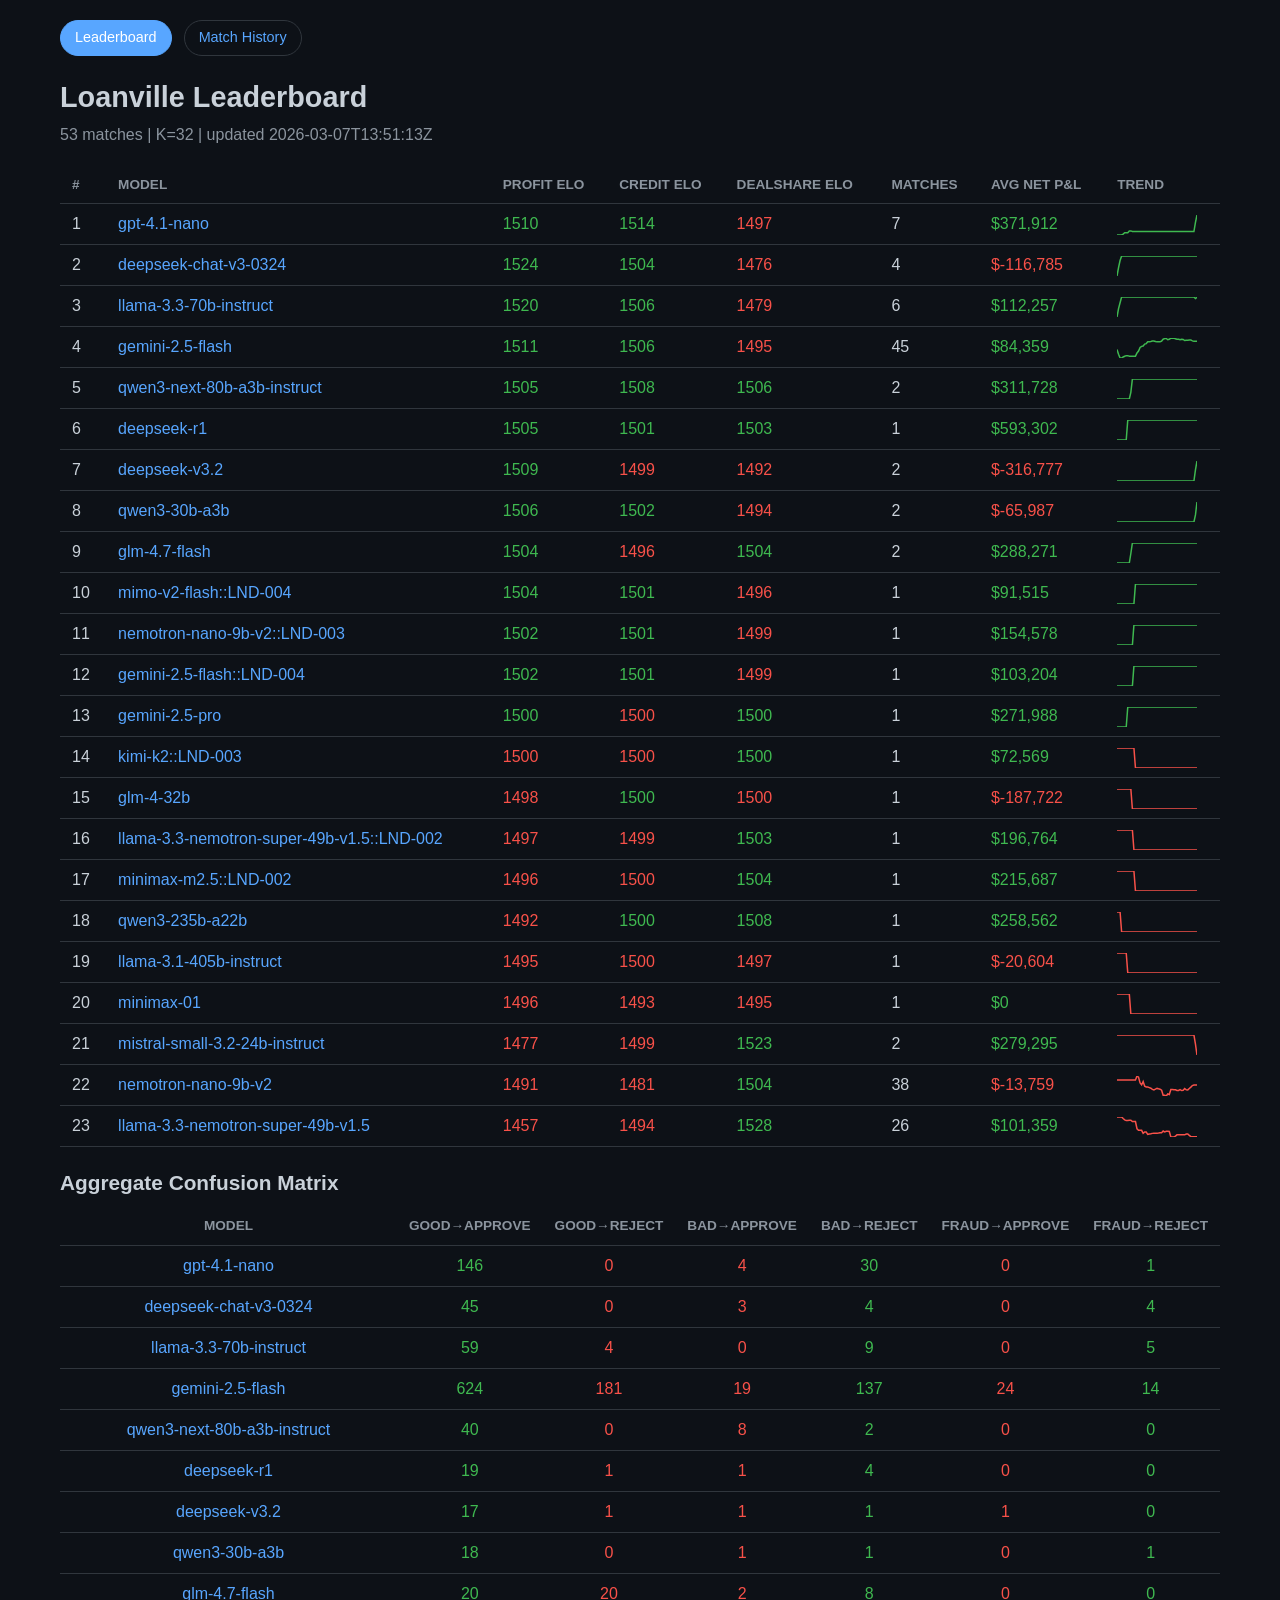
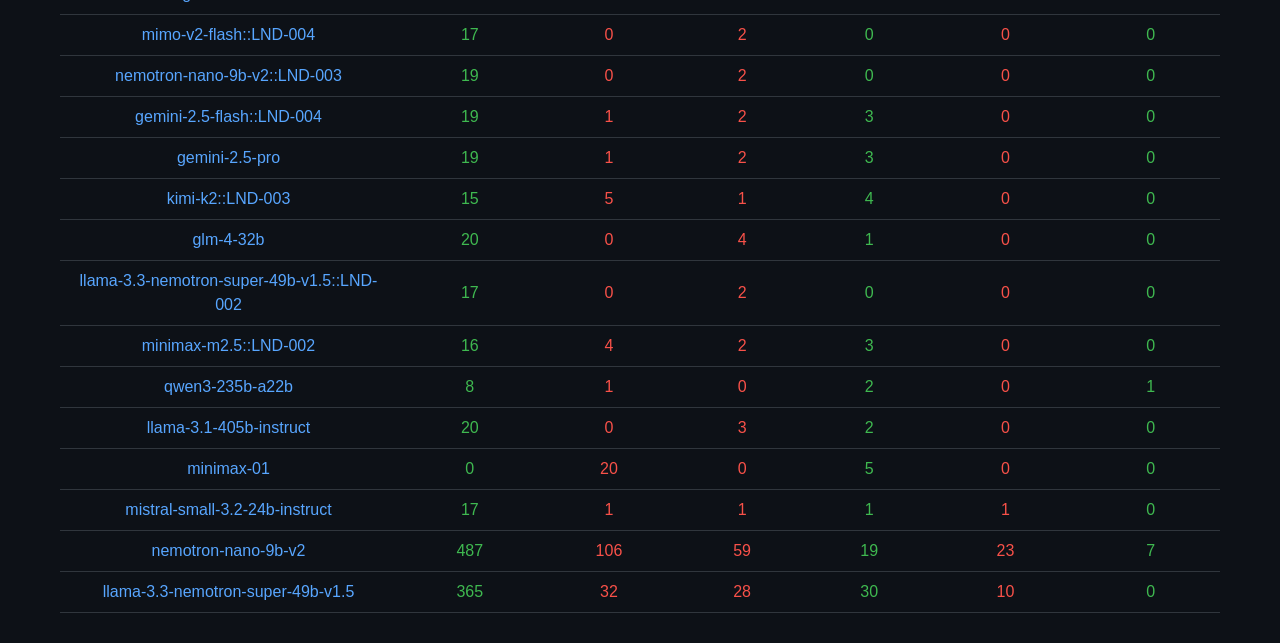
<file: leaderboard/index.html>
<!DOCTYPE html>
<html lang="en">
<head>
<meta charset="UTF-8">
<meta name="viewport" content="width=device-width, initial-scale=1.0">
<title>Loanville Leaderboard</title>
<style>
  :root {
    --bg: #0d1117;
    --surface: #161b22;
    --border: #30363d;
    --text: #c9d1d9;
    --text-muted: #8b949e;
    --accent: #58a6ff;
    --green: #3fb950;
    --red: #f85149;
    --gold: #d29922;
    --purple: #bc8cff;
  }
  * { box-sizing: border-box; margin: 0; padding: 0; }
  body {
    font-family: -apple-system, BlinkMacSystemFont, 'Segoe UI', Helvetica, Arial, sans-serif;
    background: var(--bg); color: var(--text);
    line-height: 1.5; padding: 20px;
    max-width: 1200px; margin: 0 auto;
  }
  a { color: var(--accent); text-decoration: none; cursor: pointer; }
  a:hover { text-decoration: underline; }
  h1 { font-size: 1.8em; margin-bottom: 4px; }
  h2 { font-size: 1.3em; margin: 20px 0 10px; color: var(--text); }
  .subtitle { color: var(--text-muted); margin-bottom: 20px; }
  table { width: 100%; border-collapse: collapse; margin: 10px 0; }
  th, td { padding: 8px 12px; text-align: left; border-bottom: 1px solid var(--border); }
  th { color: var(--text-muted); font-weight: 600; font-size: 0.85em; text-transform: uppercase; }
  tr:hover { background: rgba(88,166,255,0.04); }
  .card { background: var(--surface); border: 1px solid var(--border); border-radius: 6px; padding: 16px; margin: 12px 0; }
  .nav { display: flex; gap: 12px; margin-bottom: 20px; flex-wrap: wrap; }
  .nav a { padding: 6px 14px; border-radius: 20px; border: 1px solid var(--border); font-size: 0.9em; }
  .nav a.active { background: var(--accent); color: #fff; border-color: var(--accent); }
  .num-pos { color: var(--green); }
  .num-neg { color: var(--red); }
  .num-gold { color: var(--gold); }
  .badge { display: inline-block; padding: 2px 8px; border-radius: 10px; font-size: 0.8em; font-weight: 600; }
  .badge-good { background: rgba(63,185,80,0.15); color: var(--green); }
  .badge-bad { background: rgba(248,81,73,0.15); color: var(--red); }
  .badge-fraud { background: rgba(210,153,34,0.15); color: var(--gold); }
  .badge-won { background: rgba(63,185,80,0.15); color: var(--green); }
  .badge-lost { background: rgba(139,148,158,0.15); color: var(--text-muted); }
  .badge-declined { background: rgba(248,81,73,0.1); color: var(--text-muted); }
  .elo-chart { height: 200px; position: relative; overflow: hidden; }
  .grid-3 { display: grid; grid-template-columns: repeat(auto-fit, minmax(300px, 1fr)); gap: 12px; }
  .back { margin-bottom: 16px; font-size: 0.9em; }
  .correct { background: rgba(63,185,80,0.1); }
  .incorrect { background: rgba(248,81,73,0.1); }
  .winner-cell { color: var(--gold); font-weight: 600; }
  .filter-bar { display: flex; gap: 8px; margin-bottom: 12px; flex-wrap: wrap; align-items: center; }
  .filter-bar select, .filter-bar input { background: var(--surface); color: var(--text); border: 1px solid var(--border); border-radius: 4px; padding: 4px 8px; font-size: 0.9em; }
  .sparkline { display: inline-block; vertical-align: middle; }
  .hidden { display: none; }
  .cm-table td { text-align: center; min-width: 60px; }
  .cm-table th { text-align: center; }
  #loading { text-align: center; padding: 60px; color: var(--text-muted); }
</style>
</head>
<body>

<div id="app">
  <div id="loading">Loading leaderboard data...</div>
</div>

<script>
// ---------------------------------------------------------------------------
// State
// ---------------------------------------------------------------------------
let leaderboard = null;
let matchCache = {};
let currentView = 'leaderboard';
let currentModel = null;
let currentMatch = null;

const app = document.getElementById('app');

// ---------------------------------------------------------------------------
// Data loading
// ---------------------------------------------------------------------------
async function loadLeaderboard() {
  try {
    const resp = await fetch('leaderboard.json');
    if (!resp.ok) throw new Error(`HTTP ${resp.status}`);
    leaderboard = await resp.json();
    renderView();
  } catch (e) {
    app.innerHTML = `<div class="card">
      <h2>No leaderboard data found</h2>
      <p>Run a simulation with <code>--leaderboard</code> to generate data:</p>
      <pre style="margin-top:8px;color:var(--text-muted)">./run_sim.sh --leaderboard --mix realistic</pre>
    </div>`;
  }
}

async function loadMatch(matchId) {
  if (matchCache[matchId]) return matchCache[matchId];
  try {
    const resp = await fetch(`matches/${matchId}.json`);
    if (!resp.ok) throw new Error(`HTTP ${resp.status}`);
    const data = await resp.json();
    matchCache[matchId] = data;
    return data;
  } catch (e) {
    return null;
  }
}

// ---------------------------------------------------------------------------
// Navigation
// ---------------------------------------------------------------------------
function navigate(view, param) {
  currentView = view;
  if (view === 'model') currentModel = param;
  if (view === 'match') currentMatch = param;
  renderView();
}

function renderView() {
  switch (currentView) {
    case 'leaderboard': renderLeaderboard(); break;
    case 'model': renderModelDetail(); break;
    case 'match': renderMatchDetail(); break;
    case 'history': renderMatchHistory(); break;
  }
}

// ---------------------------------------------------------------------------
// Helpers
// ---------------------------------------------------------------------------
function elo(v) { return Math.round(v); }
function pct(v) { return v != null ? v.toFixed(1) + '%' : '—'; }
function dollar(v) { return v != null ? '$' + Math.round(v).toLocaleString() : '—'; }
function eloClass(v) { return v >= 1500 ? 'num-pos' : v < 1500 ? 'num-neg' : ''; }

function sparklineSVG(history, key, w = 80, h = 20) {
  if (!history || history.length < 2) return '';
  const vals = history.map(h => h[key]);
  const min = Math.min(...vals);
  const max = Math.max(...vals);
  const range = max - min || 1;
  const points = vals.map((v, i) =>
    `${(i / (vals.length - 1)) * w},${h - ((v - min) / range) * h}`
  ).join(' ');
  const last = vals[vals.length - 1];
  const color = last >= 1500 ? 'var(--green)' : 'var(--red)';
  return `<svg class="sparkline" width="${w}" height="${h}" viewBox="0 0 ${w} ${h}">
    <polyline fill="none" stroke="${color}" stroke-width="1.5" points="${points}"/>
  </svg>`;
}

function navHTML(active) {
  return `<div class="nav">
    <a class="${active === 'leaderboard' ? 'active' : ''}" onclick="navigate('leaderboard')">Leaderboard</a>
    <a class="${active === 'history' ? 'active' : ''}" onclick="navigate('history')">Match History</a>
  </div>`;
}

// ---------------------------------------------------------------------------
// Leaderboard View
// ---------------------------------------------------------------------------
function renderLeaderboard() {
  const s = leaderboard.standings;
  const hist = leaderboard.elo_history || {};

  let html = navHTML('leaderboard');
  html += `<h1>Loanville Leaderboard</h1>`;
  html += `<div class="subtitle">${leaderboard.n_matches} matches | K=${leaderboard.config.k} | updated ${leaderboard.computed_at}</div>`;

  html += `<table>
    <thead><tr>
      <th>#</th><th>Model</th><th>Profit Elo</th><th>Credit Elo</th><th>DealShare Elo</th>
      <th>Matches</th><th>Avg Net P&L</th><th>Trend</th>
    </tr></thead><tbody>`;

  s.forEach((m, i) => {
    const h = hist[m.model_id] || [];
    const avgPnl = m.avg_net_pnl != null ? m.avg_net_pnl : 0;
    html += `<tr>
      <td>${i + 1}</td>
      <td><a onclick="navigate('model','${m.model_id}')">${m.display_name}</a></td>
      <td class="${eloClass(m.profit_elo)}">${elo(m.profit_elo)}</td>
      <td class="${eloClass(m.credit_elo)}">${elo(m.credit_elo)}</td>
      <td class="${eloClass(m.dealshare_elo)}">${elo(m.dealshare_elo)}</td>
      <td>${m.matches_played}</td>
      <td class="${avgPnl >= 0 ? 'num-pos' : 'num-neg'}">${dollar(avgPnl)}</td>
      <td>${sparklineSVG(h, 'profit_elo')}</td>
    </tr>`;
  });

  html += '</tbody></table>';

  // Confusion matrix summary
  html += '<h2>Aggregate Confusion Matrix</h2>';
  html += `<table class="cm-table"><thead><tr>
    <th>Model</th><th>Good&rarr;Approve</th><th>Good&rarr;Reject</th>
    <th>Bad&rarr;Approve</th><th>Bad&rarr;Reject</th>
    <th>Fraud&rarr;Approve</th><th>Fraud&rarr;Reject</th>
  </tr></thead><tbody>`;

  s.forEach(m => {
    const cm = m.confusion_agg || {};
    const ga = (cm.good || {}).approved || 0;
    const gr = (cm.good || {}).rejected || 0;
    const ba = (cm.bad || {}).approved || 0;
    const br = (cm.bad || {}).rejected || 0;
    const fa = (cm.fraud || {}).approved || 0;
    const fr = (cm.fraud || {}).rejected || 0;
    html += `<tr>
      <td><a onclick="navigate('model','${m.model_id}')">${m.display_name}</a></td>
      <td class="num-pos">${ga}</td><td class="num-neg">${gr}</td>
      <td class="num-neg">${ba}</td><td class="num-pos">${br}</td>
      <td class="num-neg">${fa}</td><td class="num-pos">${fr}</td>
    </tr>`;
  });
  html += '</tbody></table>';

  app.innerHTML = html;
}

// ---------------------------------------------------------------------------
// Model Detail View
// ---------------------------------------------------------------------------
function renderModelDetail() {
  const mid = currentModel;
  const s = leaderboard.standings.find(s => s.model_id === mid);
  if (!s) { app.innerHTML = '<p>Model not found</p>'; return; }

  const hist = (leaderboard.elo_history || {})[mid] || [];

  let html = navHTML('');
  html += `<div class="back"><a onclick="navigate('leaderboard')">&larr; Back to leaderboard</a></div>`;
  html += `<h1>${s.display_name}</h1>`;
  html += `<div class="subtitle">${s.model_id} | ${s.matches_played} matches</div>`;

  // Elo summary cards
  html += `<div class="grid-3">
    <div class="card">
      <div style="color:var(--text-muted);font-size:0.85em">Profit Elo</div>
      <div style="font-size:2em;font-weight:700" class="${eloClass(s.profit_elo)}">${elo(s.profit_elo)}</div>
      ${sparklineSVG(hist, 'profit_elo', 120, 30)}
    </div>
    <div class="card">
      <div style="color:var(--text-muted);font-size:0.85em">Credit Elo</div>
      <div style="font-size:2em;font-weight:700" class="${eloClass(s.credit_elo)}">${elo(s.credit_elo)}</div>
      ${sparklineSVG(hist, 'credit_elo', 120, 30)}
    </div>
    <div class="card">
      <div style="color:var(--text-muted);font-size:0.85em">DealShare Elo</div>
      <div style="font-size:2em;font-weight:700" class="${eloClass(s.dealshare_elo)}">${elo(s.dealshare_elo)}</div>
      ${sparklineSVG(hist, 'dealshare_elo', 120, 30)}
    </div>
  </div>`;

  // Elo history chart (simple SVG)
  if (hist.length > 1) {
    html += '<h2>Elo History</h2>';
    html += '<div class="card">' + renderEloChart(hist) + '</div>';
  }

  // Confusion matrix
  html += '<h2>Confusion Matrix</h2>';
  const cm = s.confusion_agg || {};
  html += `<div class="card"><table class="cm-table">
    <thead><tr><th></th><th>Approved</th><th>Rejected</th><th>Total</th><th>Accuracy</th></tr></thead>
    <tbody>`;
  for (const cat of ['good', 'bad', 'fraud']) {
    const a = (cm[cat] || {}).approved || 0;
    const r = (cm[cat] || {}).rejected || 0;
    const total = a + r;
    const correct = cat === 'good' ? a : r;
    const acc = total > 0 ? (correct / total * 100).toFixed(0) + '%' : '—';
    html += `<tr>
      <td><span class="badge badge-${cat}">${cat}</span></td>
      <td class="${cat === 'good' ? 'num-pos' : 'num-neg'}">${a}</td>
      <td class="${cat !== 'good' ? 'num-pos' : 'num-neg'}">${r}</td>
      <td>${total}</td>
      <td>${acc}</td>
    </tr>`;
  }
  html += '</tbody></table></div>';

  // Rate analysis
  const ra = s.rate_analysis || {};
  if (ra.avg_rate_good != null || ra.avg_rate_bad != null) {
    html += '<h2>Rate Analysis</h2>';
    html += `<div class="card">
      <table>
        <tr><td>Avg rate on good borrowers</td><td>${ra.avg_rate_good != null ? ra.avg_rate_good.toFixed(1) + '%' : '—'} (${ra.n_good_offers} offers)</td></tr>
        <tr><td>Avg rate on bad borrowers</td><td>${ra.avg_rate_bad != null ? ra.avg_rate_bad.toFixed(1) + '%' : '—'} (${ra.n_bad_offers} offers)</td></tr>
        ${ra.avg_rate_good != null && ra.avg_rate_bad != null ?
          `<tr><td>Spread (bad - good)</td><td>${(ra.avg_rate_bad - ra.avg_rate_good).toFixed(1)}pp</td></tr>` : ''}
      </table>
    </div>`;
  }

  // Match list for this model
  html += '<h2>Matches</h2>';
  const matchIds = leaderboard.match_ids || [];
  html += '<table><thead><tr><th>#</th><th>Match</th><th>Profit Elo</th><th>Delta</th></tr></thead><tbody>';
  let prev = leaderboard.config.initial_elo;
  hist.forEach((h, i) => {
    const delta = h.profit_elo - prev;
    html += `<tr>
      <td>${i + 1}</td>
      <td><a onclick="loadAndShowMatch('${h.match_id}')">${h.match_id}</a></td>
      <td class="${eloClass(h.profit_elo)}">${elo(h.profit_elo)}</td>
      <td class="${delta >= 0 ? 'num-pos' : 'num-neg'}">${delta >= 0 ? '+' : ''}${delta.toFixed(1)}</td>
    </tr>`;
    prev = h.profit_elo;
  });
  html += '</tbody></table>';

  app.innerHTML = html;
}

function renderEloChart(hist) {
  const W = 600, H = 180, PAD = 30;
  const keys = ['profit_elo', 'credit_elo', 'dealshare_elo'];
  const colors = ['var(--accent)', 'var(--green)', 'var(--purple)'];
  const labels = ['Profit', 'Credit', 'DealShare'];

  const allVals = keys.flatMap(k => hist.map(h => h[k]));
  const min = Math.min(...allVals) - 10;
  const max = Math.max(...allVals) + 10;
  const range = max - min || 1;

  const x = i => PAD + (i / (hist.length - 1)) * (W - PAD * 2);
  const y = v => PAD + (1 - (v - min) / range) * (H - PAD * 2);

  let svg = `<svg width="100%" viewBox="0 0 ${W} ${H}" style="max-width:${W}px">`;

  // Grid lines
  for (let v = Math.ceil(min / 50) * 50; v <= max; v += 50) {
    svg += `<line x1="${PAD}" y1="${y(v)}" x2="${W - PAD}" y2="${y(v)}" stroke="var(--border)" stroke-dasharray="4"/>`;
    svg += `<text x="${PAD - 4}" y="${y(v) + 4}" fill="var(--text-muted)" font-size="10" text-anchor="end">${v}</text>`;
  }

  // Lines
  keys.forEach((k, ki) => {
    const points = hist.map((h, i) => `${x(i)},${y(h[k])}`).join(' ');
    svg += `<polyline fill="none" stroke="${colors[ki]}" stroke-width="2" points="${points}"/>`;
  });

  // 1500 baseline
  svg += `<line x1="${PAD}" y1="${y(1500)}" x2="${W - PAD}" y2="${y(1500)}" stroke="var(--text-muted)" stroke-dasharray="2" stroke-width="0.5"/>`;

  // Legend
  keys.forEach((k, ki) => {
    const lx = PAD + ki * 100;
    svg += `<rect x="${lx}" y="${H - 12}" width="12" height="3" fill="${colors[ki]}"/>`;
    svg += `<text x="${lx + 16}" y="${H - 8}" fill="var(--text-muted)" font-size="10">${labels[ki]}</text>`;
  });

  svg += '</svg>';
  return svg;
}

// ---------------------------------------------------------------------------
// Match Detail View
// ---------------------------------------------------------------------------
async function loadAndShowMatch(matchId) {
  const match = await loadMatch(matchId);
  if (!match) {
    alert('Could not load match: ' + matchId);
    return;
  }
  currentMatch = match;
  currentView = 'match';
  renderMatchDetailFromData(match);
}

function renderMatchDetail() {
  if (!currentMatch) { navigate('leaderboard'); return; }
  if (typeof currentMatch === 'string') {
    loadAndShowMatch(currentMatch);
    return;
  }
  renderMatchDetailFromData(currentMatch);
}

function renderMatchDetailFromData(match) {
  let html = navHTML('');
  html += `<div class="back"><a onclick="navigate('leaderboard')">&larr; Back to leaderboard</a></div>`;
  html += `<h1>Match: ${match.match_id}</h1>`;
  html += `<div class="subtitle">${match.timestamp_utc} | Mix: ${match.mix} | ${match.n_borrowers} borrowers</div>`;

  // Model summary cards
  html += '<div class="grid-3">';
  const results = match.results || [];
  const sortedResults = [...results].sort((a, b) => (b.raroc_score || 0) - (a.raroc_score || 0));

  sortedResults.forEach((r, i) => {
    const isWinner = i === 0;
    const cm = r.confusion_matrix || {};
    const fraudsA = (cm.fraud || {}).approved || 0;
    html += `<div class="card" style="${isWinner ? 'border-color:var(--gold)' : ''}">
      <div style="display:flex;justify-content:space-between;align-items:center">
        <strong>${r.model_id.split('/').pop()}</strong>
        ${isWinner ? '<span class="badge" style="background:rgba(210,153,34,0.2);color:var(--gold)">Winner</span>' : ''}
      </div>
      <div style="color:var(--text-muted);font-size:0.8em;margin:4px 0">${r.model_id}</div>
      <table style="font-size:0.9em">
        <tr><td>RAROC</td><td class="${r.raroc_score >= 0 ? 'num-pos' : 'num-neg'}">${r.raroc_score >= 0 ? '+' : ''}${(r.raroc_score || 0).toFixed(2)}%</td></tr>
        <tr><td>Deals Won</td><td>${r.deals_won}</td></tr>
        <tr><td>Deals Rejected</td><td>${r.deals_rejected}</td></tr>
        <tr><td>Deployed</td><td>${dollar(r.deployed)}</td></tr>
        <tr><td>Net P&L</td><td class="${r.net_pnl >= 0 ? 'num-pos' : 'num-neg'}">${dollar(r.net_pnl)}</td></tr>
        <tr><td>Frauds Funded</td><td class="${fraudsA > 0 ? 'num-neg' : ''}">${r.frauds_funded || 0}</td></tr>
        <tr><td>Defaults</td><td>${r.defaults || 0}</td></tr>
      </table>
    </div>`;
  });
  html += '</div>';

  // Borrower-by-borrower table
  html += '<h2>Borrower-by-Borrower Decisions</h2>';

  // Collect all borrower IDs
  const borrowerIds = new Set();
  results.forEach(r => {
    Object.keys(r.per_borrower || {}).forEach(bid => borrowerIds.add(bid));
  });
  const bids = [...borrowerIds].sort();

  html += '<div style="overflow-x:auto"><table><thead><tr>';
  html += '<th>Borrower</th><th>Truth</th>';
  results.forEach(r => {
    const shortName = r.model_id.split('/').pop();
    html += `<th>${shortName}</th>`;
  });
  html += '<th>Winner</th></tr></thead><tbody>';

  bids.forEach(bid => {
    html += '<tr>';
    // Find ground truth from first result
    const gt = results[0]?.per_borrower?.[bid]?.ground_truth || '?';
    html += `<td style="font-family:monospace;font-size:0.85em">${bid}</td>`;
    html += `<td><span class="badge badge-${gt}">${gt}</span></td>`;

    let winnerModel = null;
    let lowestRate = Infinity;

    // Find winner (model that won this borrower)
    results.forEach(r => {
      const bd = r.per_borrower?.[bid];
      if (bd && bd.decision_state === 'won') {
        winnerModel = r.model_id;
      }
    });

    results.forEach(r => {
      const bd = r.per_borrower?.[bid];
      if (!bd) { html += '<td>—</td>'; return; }

      const state = bd.decision_state;
      const rate = bd.rate_offered;
      const isWinner = r.model_id === winnerModel;

      // Determine correctness
      const approved = state === 'won' || state === 'lost';
      const correct = (gt === 'good' && approved) || (gt !== 'good' && !approved);

      let cellClass = correct ? 'correct' : 'incorrect';
      let content = '';

      if (state === 'declined') {
        content = '<span style="color:var(--text-muted)">DECLINE</span>';
      } else if (state === 'won' || state === 'lost') {
        const rateStr = rate != null ? rate.toFixed(1) + '%' : '';
        content = `APPROVE ${rateStr}`;
        if (isWinner) content += ' ★';
      } else {
        content = state;
      }

      html += `<td class="${cellClass}" ${isWinner ? 'style="font-weight:600;color:var(--gold)"' : ''}>${content}</td>`;
    });

    // Winner column
    if (winnerModel) {
      html += `<td class="winner-cell">${winnerModel.split('/').pop()}</td>`;
    } else {
      html += '<td style="color:var(--text-muted)">—</td>';
    }

    html += '</tr>';
  });

  html += '</tbody></table></div>';

  // Confusion matrices per model
  html += '<h2>Confusion Matrices</h2>';
  html += '<div class="grid-3">';
  results.forEach(r => {
    const cm = r.confusion_matrix || {};
    html += `<div class="card">
      <strong>${r.model_id.split('/').pop()}</strong>
      <table class="cm-table" style="font-size:0.9em;margin-top:8px">
        <thead><tr><th></th><th>Approved</th><th>Rejected</th></tr></thead>
        <tbody>`;
    for (const cat of ['good', 'bad', 'fraud']) {
      const a = (cm[cat] || {}).approved || 0;
      const r2 = (cm[cat] || {}).rejected || 0;
      html += `<tr>
        <td><span class="badge badge-${cat}">${cat}</span></td>
        <td class="${cat === 'good' ? 'num-pos' : 'num-neg'}">${a}</td>
        <td class="${cat !== 'good' ? 'num-pos' : 'num-neg'}">${r2}</td>
      </tr>`;
    }
    html += '</tbody></table></div>';
  });
  html += '</div>';

  app.innerHTML = html;
}

// ---------------------------------------------------------------------------
// Match History View
// ---------------------------------------------------------------------------
function renderMatchHistory() {
  let html = navHTML('history');
  html += `<h1>Match History</h1>`;
  html += `<div class="subtitle">${leaderboard.n_matches} total matches</div>`;

  const matchIds = leaderboard.match_ids || [];

  html += '<table><thead><tr>';
  html += '<th>#</th><th>Match ID</th><th>Timestamp</th>';
  html += '</tr></thead><tbody>';

  matchIds.forEach((mid, i) => {
    // Parse timestamp from match ID
    const ts = mid.replace(/_[a-f0-9]+$/, '').replace(/T/, ' ').replace(/-/g, function(m, offset) {
      return offset > 9 ? ':' : '-';
    });
    html += `<tr>
      <td>${i + 1}</td>
      <td><a onclick="loadAndShowMatch('${mid}')">${mid}</a></td>
      <td style="color:var(--text-muted)">${ts}</td>
    </tr>`;
  });

  html += '</tbody></table>';
  app.innerHTML = html;
}

// ---------------------------------------------------------------------------
// Init
// ---------------------------------------------------------------------------
loadLeaderboard();
</script>
</body>
</html>
</file>
